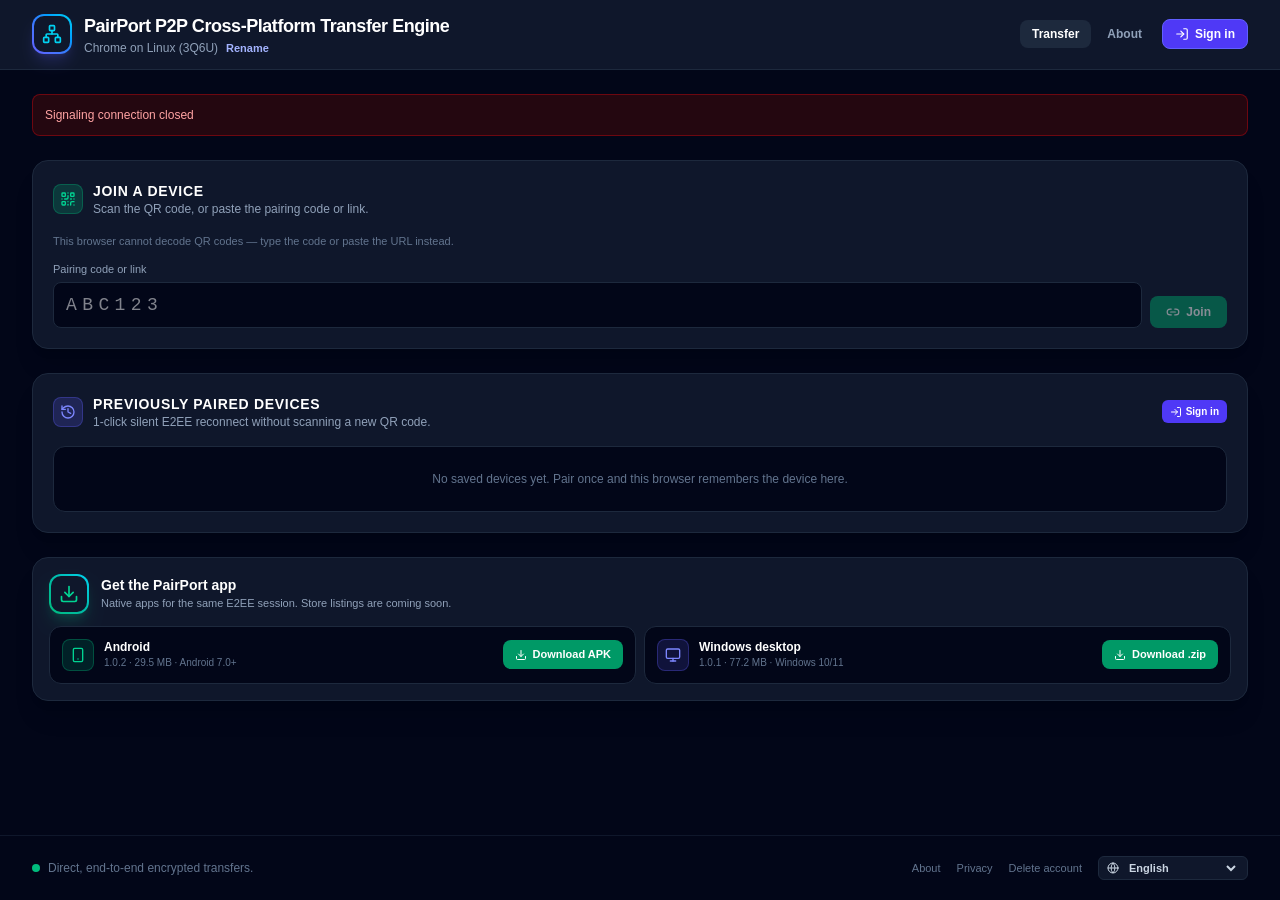
<file: index.html>
<!doctype html>
<html lang="en">
  <head>
    <meta charset="UTF-8" />
    <meta name="viewport" content="width=device-width, initial-scale=1.0" />
    <title>PairPort P2P Cross-Platform Transfer Engine</title>
    <meta name="description" content="Kotlin Multiplatform & Compose real-time P2P file transfer prototype with WebRTC, LAN fallback, and zero-storage signaling relay." />
    <meta property="og:title" content="PairPort P2P Cross-Platform Transfer Engine" />
    <meta property="og:description" content="Kotlin Multiplatform & Compose real-time P2P file transfer prototype with WebRTC, LAN fallback, and zero-storage signaling relay." />
    <meta property="og:type" content="website" />
    <meta name="twitter:card" content="summary_large_image" />
    <script type="module" crossorigin src="/assets/index-eyo29fNd.js"></script>
    <link rel="stylesheet" crossorigin href="/assets/index-BDI04sQw.css">
  </head>
  <body>
    <div id="root"></div>
  </body>
</html>
</file>
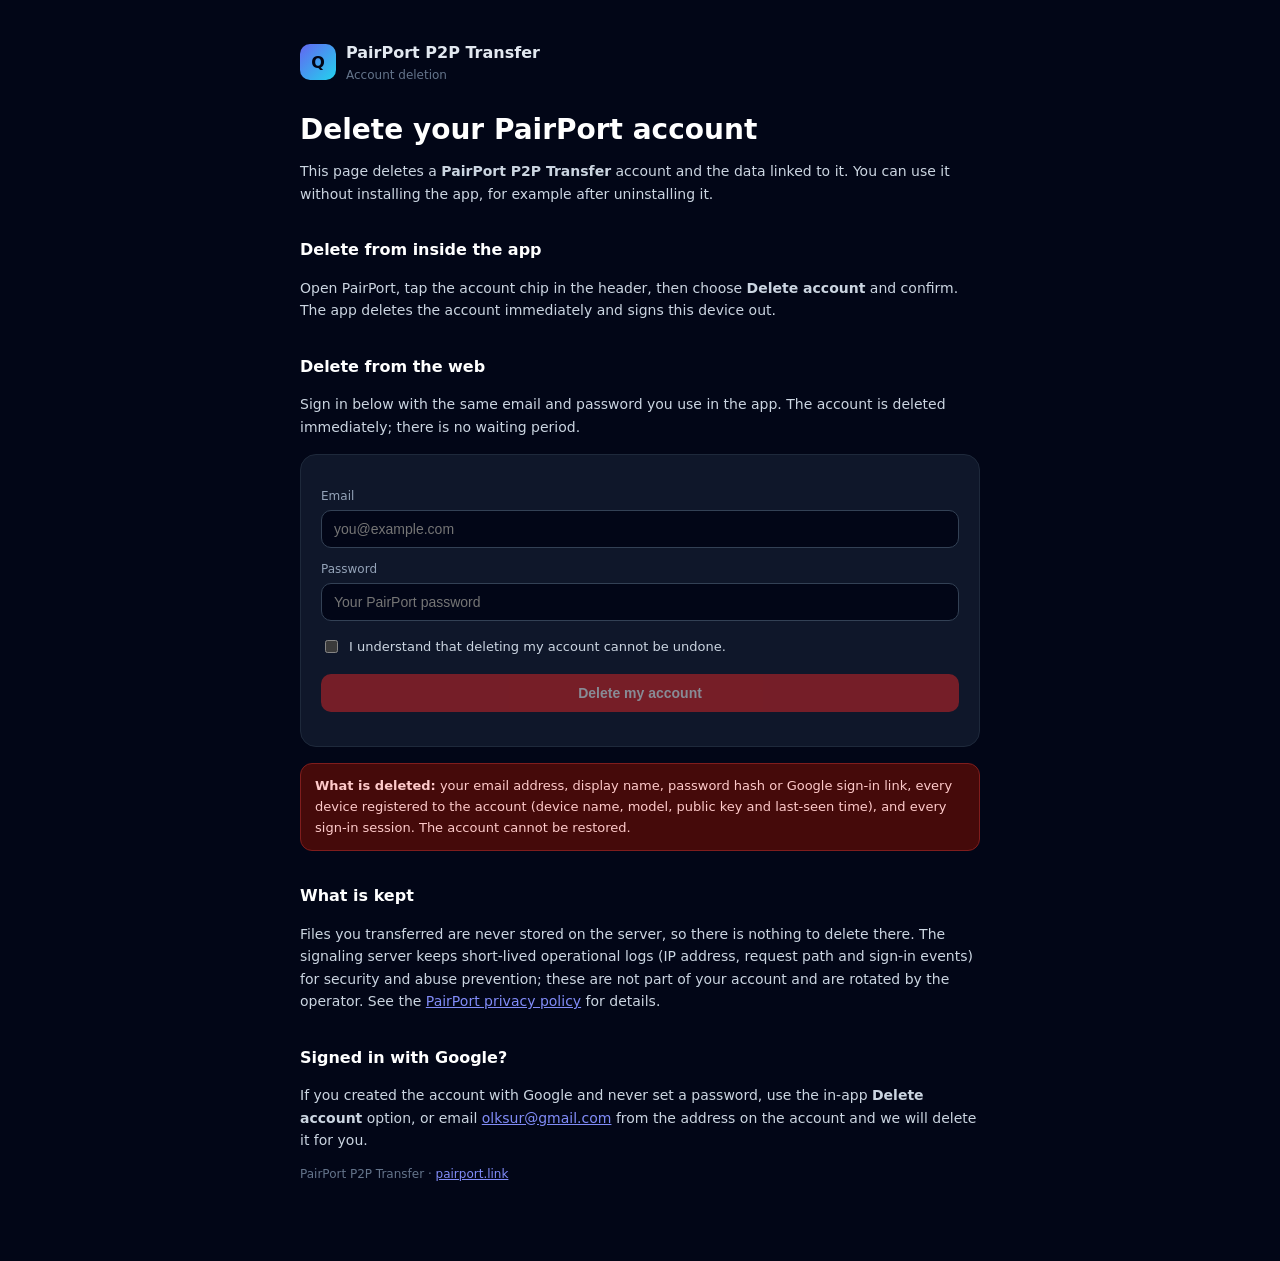
<file: delete-account.html>
<!DOCTYPE html>
<html lang="en">
<head>
  <meta charset="UTF-8" />
  <meta name="viewport" content="width=device-width, initial-scale=1.0" />
  <title>Delete your PairPort account</title>
  <meta name="description" content="Delete your PairPort P2P Transfer account and the devices linked to it." />
  <style>
    :root { color-scheme: dark; }
    * { box-sizing: border-box; }
    body {
      margin: 0;
      min-height: 100vh;
      background: #020617;
      color: #e2e8f0;
      font-family: ui-sans-serif, system-ui, -apple-system, "Segoe UI", Roboto, sans-serif;
      line-height: 1.6;
    }
    main { max-width: 720px; margin: 0 auto; padding: 40px 20px 64px; }
    a { color: #818cf8; }
    h1 { font-size: 28px; line-height: 1.2; margin: 0 0 8px; color: #fff; }
    h2 { font-size: 16px; margin: 32px 0 8px; color: #fff; }
    p, li { font-size: 14px; color: #cbd5e1; }
    .brand { display: flex; align-items: center; gap: 10px; margin-bottom: 28px; }
    .logo {
      width: 36px; height: 36px; border-radius: 10px;
      background: linear-gradient(135deg, #6366f1, #22d3ee);
      display: flex; align-items: center; justify-content: center;
      font-weight: 700; color: #020617;
    }
    .card {
      background: #0f172a; border: 1px solid #1e293b; border-radius: 16px;
      padding: 20px; margin-top: 16px;
    }
    .warn {
      background: #450a0a; border: 1px solid #7f1d1d; color: #fecaca;
      border-radius: 12px; padding: 12px 14px; font-size: 13px; margin-top: 16px;
    }
    label { display: block; font-size: 12px; color: #94a3b8; margin: 12px 0 4px; }
    input[type="email"], input[type="password"] {
      width: 100%; padding: 10px 12px; border-radius: 10px;
      border: 1px solid #334155; background: #020617; color: #fff; font-size: 14px;
    }
    input:focus { outline: none; border-color: #6366f1; }
    .check { display: flex; gap: 8px; align-items: flex-start; margin-top: 16px; font-size: 13px; color: #cbd5e1; }
    button {
      margin-top: 16px; width: 100%; padding: 11px 16px; border: 0; border-radius: 10px;
      background: #dc2626; color: #fff; font-size: 14px; font-weight: 600; cursor: pointer;
    }
    button:hover:not(:disabled) { background: #ef4444; }
    button:disabled { opacity: 0.5; cursor: not-allowed; }
    .status { margin-top: 14px; font-size: 13px; }
    .status.error { color: #fca5a5; }
    .status.ok { color: #6ee7b7; }
    .muted { color: #64748b; font-size: 12px; }
    code { background: #1e293b; padding: 1px 5px; border-radius: 4px; font-size: 12px; }
  </style>
</head>
<body>
<main>
  <div class="brand">
    <div class="logo">Q</div>
    <div>
      <strong>PairPort P2P Transfer</strong>
      <div class="muted">Account deletion</div>
    </div>
  </div>

  <h1>Delete your PairPort account</h1>
  <p>
    This page deletes a <strong>PairPort P2P Transfer</strong> account and the data linked to it.
    You can use it without installing the app, for example after uninstalling it.
  </p>

  <h2>Delete from inside the app</h2>
  <p>
    Open PairPort, tap the account chip in the header, then choose <strong>Delete account</strong>
    and confirm. The app deletes the account immediately and signs this device out.
  </p>

  <h2>Delete from the web</h2>
  <p>
    Sign in below with the same email and password you use in the app. The account is deleted
    immediately; there is no waiting period.
  </p>

  <div class="card">
    <form id="delete-form" autocomplete="on">
      <label for="email">Email</label>
      <input id="email" name="email" type="email" autocomplete="username" required placeholder="you@example.com" />

      <label for="password">Password</label>
      <input id="password" name="password" type="password" autocomplete="current-password" required minlength="8" placeholder="Your PairPort password" />

      <div class="check">
        <input id="confirm" type="checkbox" required />
        <label for="confirm" style="margin: 0; color: #cbd5e1; font-size: 13px;">
          I understand that deleting my account cannot be undone.
        </label>
      </div>

      <button id="submit" type="submit" disabled>Delete my account</button>
      <div id="status" class="status" role="status" aria-live="polite"></div>
    </form>
  </div>

  <div class="warn">
    <strong>What is deleted:</strong> your email address, display name, password hash or Google
    sign-in link, every device registered to the account (device name, model, public key and
    last-seen time), and every sign-in session. The account cannot be restored.
  </div>

  <h2>What is kept</h2>
  <p>
    Files you transferred are never stored on the server, so there is nothing to delete there.
    The signaling server keeps short-lived operational logs (IP address, request path and
    sign-in events) for security and abuse prevention; these are not part of your account and
    are rotated by the operator. See the
    <a href="/pairport-privacy.html">PairPort privacy policy</a> for details.
  </p>

  <h2>Signed in with Google?</h2>
  <p>
    If you created the account with Google and never set a password, use the in-app
    <strong>Delete account</strong> option, or email
    <a href="mailto:olksur@gmail.com?subject=Delete%20my%20PairPort%20account">olksur@gmail.com</a>
    from the address on the account and we will delete it for you.
  </p>

  <p class="muted">
    PairPort P2P Transfer · <a href="https://pairport.link">pairport.link</a>
  </p>
</main>

<script>
  // The public signaling server. The page is static, so the endpoint is baked in here just as
  // it is in the web app's build.
  var API_BASE = 'https://signal.pairport.link';

  var form = document.getElementById('delete-form');
  var emailInput = document.getElementById('email');
  var passwordInput = document.getElementById('password');
  var confirmInput = document.getElementById('confirm');
  var submitButton = document.getElementById('submit');
  var statusBox = document.getElementById('status');

  function setStatus(message, kind) {
    statusBox.textContent = message;
    statusBox.className = 'status' + (kind ? ' ' + kind : '');
  }

  function refreshEnabled() {
    submitButton.disabled = !(
      confirmInput.checked &&
      emailInput.value.indexOf('@') > 0 &&
      passwordInput.value.length >= 8
    );
  }

  [emailInput, passwordInput, confirmInput].forEach(function (input) {
    input.addEventListener('input', refreshEnabled);
    input.addEventListener('change', refreshEnabled);
  });

  form.addEventListener('submit', async function (event) {
    event.preventDefault();
    submitButton.disabled = true;
    setStatus('Signing in…', '');

    try {
      var loginResponse = await fetch(API_BASE + '/auth/login', {
        method: 'POST',
        headers: { 'Content-Type': 'application/json' },
        body: JSON.stringify({
          email: emailInput.value.trim(),
          password: passwordInput.value
        })
      });
      var loginBody = await loginResponse.json().catch(function () { return null; });
      if (!loginResponse.ok || !loginBody || !loginBody.token) {
        throw new Error((loginBody && loginBody.error) || 'Wrong email or password.');
      }

      setStatus('Deleting the account…', '');
      var deleteResponse = await fetch(API_BASE + '/account', {
        method: 'DELETE',
        headers: { Authorization: 'Bearer ' + loginBody.token }
      });
      var deleteBody = await deleteResponse.json().catch(function () { return null; });
      if (!deleteResponse.ok) {
        throw new Error((deleteBody && deleteBody.error) || 'The account could not be deleted.');
      }

      form.reset();
      refreshEnabled();
      setStatus('Your PairPort account and its devices were deleted.', 'ok');
    } catch (error) {
      setStatus(error && error.message ? error.message : 'The account could not be deleted.', 'error');
      refreshEnabled();
    }
  });
</script>
</body>
</html>
</file>
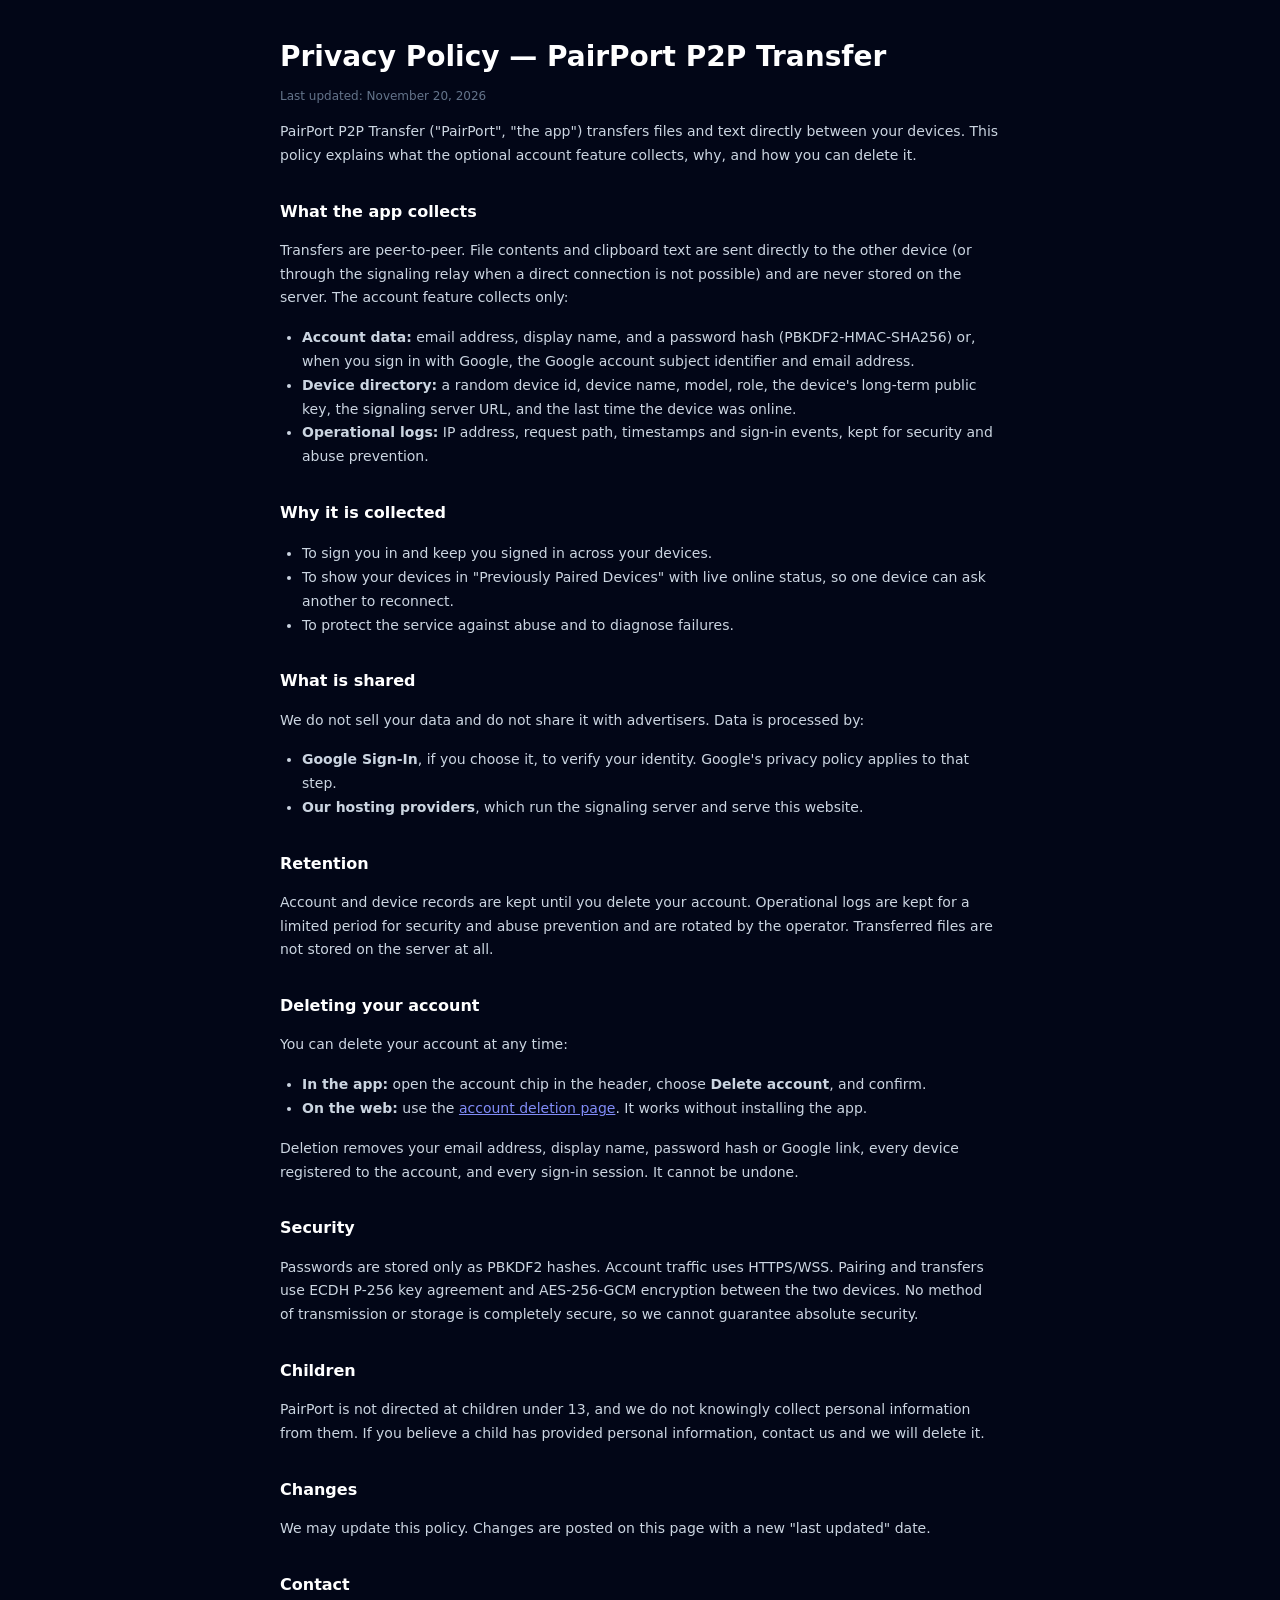
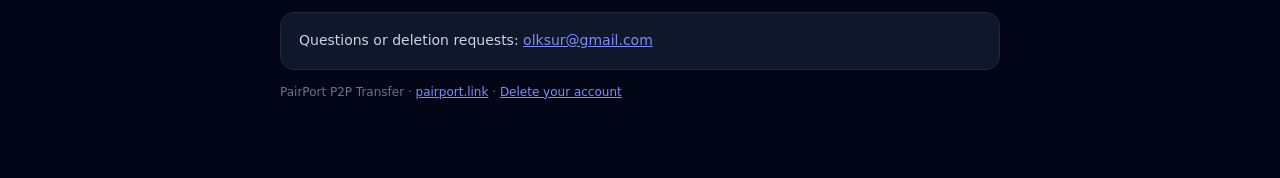
<file: pairport-privacy.html>
<!DOCTYPE html>
<html lang="en">
<head>
  <meta charset="UTF-8" />
  <meta name="viewport" content="width=device-width, initial-scale=1.0" />
  <title>PairPort P2P Transfer — Privacy Policy</title>
  <meta name="description" content="Privacy policy for PairPort P2P Transfer." />
  <style>
    :root { color-scheme: dark; }
    * { box-sizing: border-box; }
    body {
      margin: 0;
      background: #020617;
      color: #e2e8f0;
      font-family: ui-sans-serif, system-ui, -apple-system, "Segoe UI", Roboto, sans-serif;
      line-height: 1.7;
    }
    main { max-width: 760px; margin: 0 auto; padding: 40px 20px 64px; }
    a { color: #818cf8; }
    h1 { font-size: 28px; line-height: 1.2; margin: 0 0 6px; color: #fff; }
    h2 { font-size: 16px; margin: 30px 0 8px; color: #fff; }
    p, li { font-size: 14px; color: #cbd5e1; }
    ul { padding-left: 22px; }
    .muted { color: #64748b; font-size: 12px; }
    .card { background: #0f172a; border: 1px solid #1e293b; border-radius: 14px; padding: 16px 18px; margin-top: 14px; }
    code { background: #1e293b; padding: 1px 5px; border-radius: 4px; font-size: 12px; }
  </style>
</head>
<body>
<main>
  <h1>Privacy Policy — PairPort P2P Transfer</h1>
  <p class="muted">Last updated: November 20, 2026</p>

  <p>
    PairPort P2P Transfer ("PairPort", "the app") transfers files and text directly between
    your devices. This policy explains what the optional account feature collects, why, and how
    you can delete it.
  </p>

  <h2>What the app collects</h2>
  <p>
    Transfers are peer-to-peer. File contents and clipboard text are sent directly to the other
    device (or through the signaling relay when a direct connection is not possible) and are
    never stored on the server. The account feature collects only:
  </p>
  <ul>
    <li><strong>Account data:</strong> email address, display name, and a password hash (PBKDF2-HMAC-SHA256) or, when you sign in with Google, the Google account subject identifier and email address.</li>
    <li><strong>Device directory:</strong> a random device id, device name, model, role, the device's long-term public key, the signaling server URL, and the last time the device was online.</li>
    <li><strong>Operational logs:</strong> IP address, request path, timestamps and sign-in events, kept for security and abuse prevention.</li>
  </ul>

  <h2>Why it is collected</h2>
  <ul>
    <li>To sign you in and keep you signed in across your devices.</li>
    <li>To show your devices in "Previously Paired Devices" with live online status, so one device can ask another to reconnect.</li>
    <li>To protect the service against abuse and to diagnose failures.</li>
  </ul>

  <h2>What is shared</h2>
  <p>
    We do not sell your data and do not share it with advertisers. Data is processed by:
  </p>
  <ul>
    <li><strong>Google Sign-In</strong>, if you choose it, to verify your identity. Google's privacy policy applies to that step.</li>
    <li><strong>Our hosting providers</strong>, which run the signaling server and serve this website.</li>
  </ul>

  <h2>Retention</h2>
  <p>
    Account and device records are kept until you delete your account. Operational logs are kept
    for a limited period for security and abuse prevention and are rotated by the operator.
    Transferred files are not stored on the server at all.
  </p>

  <h2>Deleting your account</h2>
  <p>
    You can delete your account at any time:
  </p>
  <ul>
    <li><strong>In the app:</strong> open the account chip in the header, choose <strong>Delete account</strong>, and confirm.</li>
    <li><strong>On the web:</strong> use the <a href="/delete-account.html">account deletion page</a>. It works without installing the app.</li>
  </ul>
  <p>
    Deletion removes your email address, display name, password hash or Google link, every
    device registered to the account, and every sign-in session. It cannot be undone.
  </p>

  <h2>Security</h2>
  <p>
    Passwords are stored only as PBKDF2 hashes. Account traffic uses HTTPS/WSS. Pairing and
    transfers use ECDH P-256 key agreement and AES-256-GCM encryption between the two devices.
    No method of transmission or storage is completely secure, so we cannot guarantee absolute
    security.
  </p>

  <h2>Children</h2>
  <p>
    PairPort is not directed at children under 13, and we do not knowingly collect personal
    information from them. If you believe a child has provided personal information, contact us
    and we will delete it.
  </p>

  <h2>Changes</h2>
  <p>
    We may update this policy. Changes are posted on this page with a new "last updated" date.
  </p>

  <h2>Contact</h2>
  <div class="card">
    <p style="margin: 0;">
      Questions or deletion requests:
      <a href="mailto:olksur@gmail.com?subject=PairPort%20privacy">olksur@gmail.com</a>
    </p>
  </div>

  <p class="muted">
    PairPort P2P Transfer · <a href="https://pairport.link">pairport.link</a> ·
    <a href="/delete-account.html">Delete your account</a>
  </p>
</main>
</body>
</html>
</file>
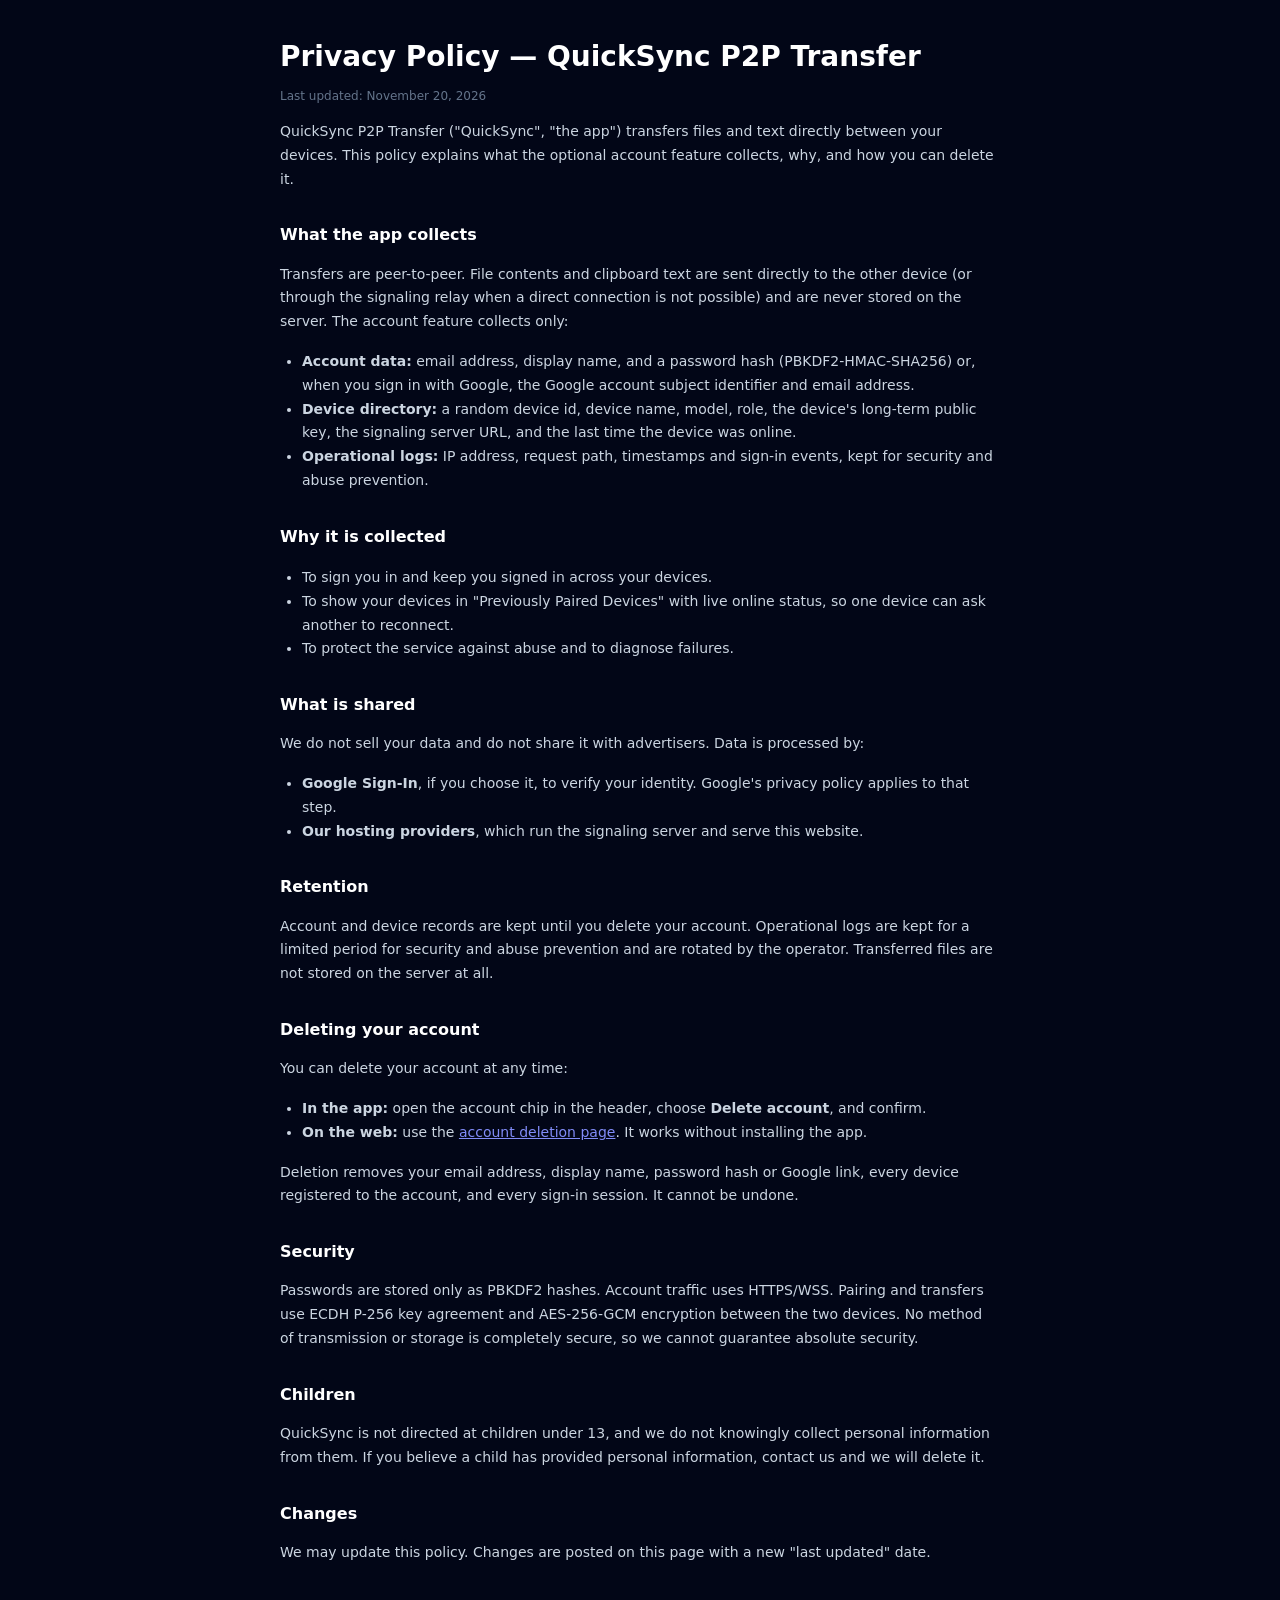
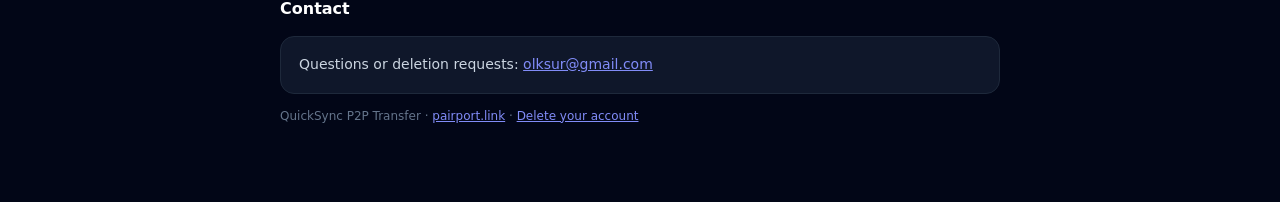
<file: quicksync-privacy.html>
<!DOCTYPE html>
<html lang="en">
<head>
  <meta charset="UTF-8" />
  <meta name="viewport" content="width=device-width, initial-scale=1.0" />
  <title>QuickSync P2P Transfer — Privacy Policy</title>
  <meta name="description" content="Privacy policy for QuickSync P2P Transfer." />
  <style>
    :root { color-scheme: dark; }
    * { box-sizing: border-box; }
    body {
      margin: 0;
      background: #020617;
      color: #e2e8f0;
      font-family: ui-sans-serif, system-ui, -apple-system, "Segoe UI", Roboto, sans-serif;
      line-height: 1.7;
    }
    main { max-width: 760px; margin: 0 auto; padding: 40px 20px 64px; }
    a { color: #818cf8; }
    h1 { font-size: 28px; line-height: 1.2; margin: 0 0 6px; color: #fff; }
    h2 { font-size: 16px; margin: 30px 0 8px; color: #fff; }
    p, li { font-size: 14px; color: #cbd5e1; }
    ul { padding-left: 22px; }
    .muted { color: #64748b; font-size: 12px; }
    .card { background: #0f172a; border: 1px solid #1e293b; border-radius: 14px; padding: 16px 18px; margin-top: 14px; }
    code { background: #1e293b; padding: 1px 5px; border-radius: 4px; font-size: 12px; }
  </style>
</head>
<body>
<main>
  <h1>Privacy Policy — QuickSync P2P Transfer</h1>
  <p class="muted">Last updated: November 20, 2026</p>

  <p>
    QuickSync P2P Transfer ("QuickSync", "the app") transfers files and text directly between
    your devices. This policy explains what the optional account feature collects, why, and how
    you can delete it.
  </p>

  <h2>What the app collects</h2>
  <p>
    Transfers are peer-to-peer. File contents and clipboard text are sent directly to the other
    device (or through the signaling relay when a direct connection is not possible) and are
    never stored on the server. The account feature collects only:
  </p>
  <ul>
    <li><strong>Account data:</strong> email address, display name, and a password hash (PBKDF2-HMAC-SHA256) or, when you sign in with Google, the Google account subject identifier and email address.</li>
    <li><strong>Device directory:</strong> a random device id, device name, model, role, the device's long-term public key, the signaling server URL, and the last time the device was online.</li>
    <li><strong>Operational logs:</strong> IP address, request path, timestamps and sign-in events, kept for security and abuse prevention.</li>
  </ul>

  <h2>Why it is collected</h2>
  <ul>
    <li>To sign you in and keep you signed in across your devices.</li>
    <li>To show your devices in "Previously Paired Devices" with live online status, so one device can ask another to reconnect.</li>
    <li>To protect the service against abuse and to diagnose failures.</li>
  </ul>

  <h2>What is shared</h2>
  <p>
    We do not sell your data and do not share it with advertisers. Data is processed by:
  </p>
  <ul>
    <li><strong>Google Sign-In</strong>, if you choose it, to verify your identity. Google's privacy policy applies to that step.</li>
    <li><strong>Our hosting providers</strong>, which run the signaling server and serve this website.</li>
  </ul>

  <h2>Retention</h2>
  <p>
    Account and device records are kept until you delete your account. Operational logs are kept
    for a limited period for security and abuse prevention and are rotated by the operator.
    Transferred files are not stored on the server at all.
  </p>

  <h2>Deleting your account</h2>
  <p>
    You can delete your account at any time:
  </p>
  <ul>
    <li><strong>In the app:</strong> open the account chip in the header, choose <strong>Delete account</strong>, and confirm.</li>
    <li><strong>On the web:</strong> use the <a href="/delete-account.html">account deletion page</a>. It works without installing the app.</li>
  </ul>
  <p>
    Deletion removes your email address, display name, password hash or Google link, every
    device registered to the account, and every sign-in session. It cannot be undone.
  </p>

  <h2>Security</h2>
  <p>
    Passwords are stored only as PBKDF2 hashes. Account traffic uses HTTPS/WSS. Pairing and
    transfers use ECDH P-256 key agreement and AES-256-GCM encryption between the two devices.
    No method of transmission or storage is completely secure, so we cannot guarantee absolute
    security.
  </p>

  <h2>Children</h2>
  <p>
    QuickSync is not directed at children under 13, and we do not knowingly collect personal
    information from them. If you believe a child has provided personal information, contact us
    and we will delete it.
  </p>

  <h2>Changes</h2>
  <p>
    We may update this policy. Changes are posted on this page with a new "last updated" date.
  </p>

  <h2>Contact</h2>
  <div class="card">
    <p style="margin: 0;">
      Questions or deletion requests:
      <a href="mailto:olksur@gmail.com?subject=QuickSync%20privacy">olksur@gmail.com</a>
    </p>
  </div>

  <p class="muted">
    QuickSync P2P Transfer · <a href="https://pairport.link">pairport.link</a> ·
    <a href="/delete-account.html">Delete your account</a>
  </p>
</main>
</body>
</html>
</file>
<file: assets/index-BDI04sQw.css>
/*! tailwindcss v4.3.5 | MIT License | https://tailwindcss.com */
@layer properties{@supports (((-webkit-hyphens:none)) and (not (margin-trim:block))) or ((-moz-orient:inline) and (not (color:rgb(from red r g b)))){*,:before,:after,::backdrop{--tw-translate-x:0;--tw-translate-y:0;--tw-translate-z:0;--tw-space-y-reverse:0;--tw-border-style:solid;--tw-gradient-position:initial;--tw-gradient-from:#0000;--tw-gradient-via:#0000;--tw-gradient-to:#0000;--tw-gradient-stops:initial;--tw-gradient-via-stops:initial;--tw-gradient-from-position:0%;--tw-gradient-via-position:50%;--tw-gradient-to-position:100%;--tw-leading:initial;--tw-font-weight:initial;--tw-tracking:initial;--tw-shadow:0 0 #0000;--tw-shadow-color:initial;--tw-shadow-alpha:100%;--tw-inset-shadow:0 0 #0000;--tw-inset-shadow-color:initial;--tw-inset-shadow-alpha:100%;--tw-ring-color:initial;--tw-ring-shadow:0 0 #0000;--tw-inset-ring-color:initial;--tw-inset-ring-shadow:0 0 #0000;--tw-ring-inset:initial;--tw-ring-offset-width:0px;--tw-ring-offset-color:#fff;--tw-ring-offset-shadow:0 0 #0000;--tw-outline-style:solid;--tw-blur:initial;--tw-brightness:initial;--tw-contrast:initial;--tw-grayscale:initial;--tw-hue-rotate:initial;--tw-invert:initial;--tw-opacity:initial;--tw-saturate:initial;--tw-sepia:initial;--tw-drop-shadow:initial;--tw-drop-shadow-color:initial;--tw-drop-shadow-alpha:100%;--tw-drop-shadow-size:initial;--tw-backdrop-blur:initial;--tw-backdrop-brightness:initial;--tw-backdrop-contrast:initial;--tw-backdrop-grayscale:initial;--tw-backdrop-hue-rotate:initial;--tw-backdrop-invert:initial;--tw-backdrop-opacity:initial;--tw-backdrop-saturate:initial;--tw-backdrop-sepia:initial;--tw-duration:initial}}}@layer theme{:root,:host{--font-sans:-apple-system, BlinkMacSystemFont, "Segoe UI", Roboto, "Helvetica Neue", "Noto Sans", Arial, sans-serif, "Apple Color Emoji", "Segoe UI Emoji", "Segoe UI Symbol", "Noto Color Emoji";--font-mono:ui-monospace, SFMono-Regular, Menlo, Monaco, Consolas, "Liberation Mono", "Courier New", monospace;--color-red-300:oklch(80.8% .114 19.571);--color-red-400:oklch(70.4% .191 22.216);--color-red-500:oklch(63.7% .237 25.331);--color-red-600:oklch(57.7% .245 27.325);--color-red-800:oklch(44.4% .177 26.899);--color-red-900:oklch(39.6% .141 25.723);--color-red-950:oklch(25.8% .092 26.042);--color-amber-200:oklch(92.4% .12 95.746);--color-amber-300:oklch(87.9% .169 91.605);--color-amber-400:oklch(82.8% .189 84.429);--color-amber-500:oklch(76.9% .188 70.08);--color-amber-800:oklch(47.3% .137 46.201);--color-amber-900:oklch(41.4% .112 45.904);--color-amber-950:oklch(27.9% .077 45.635);--color-emerald-300:oklch(84.5% .143 164.978);--color-emerald-400:oklch(76.5% .177 163.223);--color-emerald-500:oklch(69.6% .17 162.48);--color-emerald-600:oklch(59.6% .145 163.225);--color-emerald-800:oklch(43.2% .095 166.913);--color-emerald-950:oklch(26.2% .051 172.552);--color-teal-500:oklch(70.4% .14 182.503);--color-cyan-400:oklch(78.9% .154 211.53);--color-blue-500:oklch(62.3% .214 259.815);--color-indigo-200:oklch(87% .065 274.039);--color-indigo-300:oklch(78.5% .115 274.713);--color-indigo-400:oklch(67.3% .182 276.935);--color-indigo-500:oklch(58.5% .233 277.117);--color-indigo-600:oklch(51.1% .262 276.966);--color-indigo-800:oklch(39.8% .195 277.366);--color-indigo-950:oklch(25.7% .09 281.288);--color-slate-100:oklch(96.8% .007 247.896);--color-slate-200:oklch(92.9% .013 255.508);--color-slate-300:oklch(86.9% .022 252.894);--color-slate-400:oklch(70.4% .04 256.788);--color-slate-500:oklch(55.4% .046 257.417);--color-slate-600:oklch(44.6% .043 257.281);--color-slate-700:oklch(37.2% .044 257.287);--color-slate-800:oklch(27.9% .041 260.031);--color-slate-900:oklch(20.8% .042 265.755);--color-slate-950:oklch(12.9% .042 264.695);--color-white:#fff;--spacing:.25rem;--container-sm:24rem;--container-md:28rem;--container-7xl:80rem;--text-xs:.75rem;--text-xs--line-height:calc(1 / .75);--text-sm:.875rem;--text-sm--line-height:calc(1.25 / .875);--text-lg:1.125rem;--text-lg--line-height:calc(1.75 / 1.125);--text-2xl:1.5rem;--text-2xl--line-height:calc(2 / 1.5);--font-weight-medium:500;--font-weight-semibold:600;--font-weight-bold:700;--tracking-tight:-.025em;--tracking-wide:.025em;--tracking-wider:.05em;--leading-relaxed:1.625;--radius-md:.375rem;--radius-lg:.5rem;--radius-xl:.75rem;--radius-2xl:1rem;--animate-spin:spin 1s linear infinite;--animate-pulse:pulse 2s cubic-bezier(.4, 0, .6, 1) infinite;--blur-sm:8px;--default-transition-duration:.15s;--default-transition-timing-function:cubic-bezier(.4, 0, .2, 1);--default-font-family:var(--font-sans);--default-mono-font-family:var(--font-mono)}}@layer base{*,:after,:before,::backdrop{box-sizing:border-box;border:0 solid;margin:0;padding:0}::file-selector-button{box-sizing:border-box;border:0 solid;margin:0;padding:0}html,:host{-webkit-text-size-adjust:100%;tab-size:4;line-height:1.5;font-family:var(--default-font-family,-apple-system, BlinkMacSystemFont, "Segoe UI", Roboto, "Helvetica Neue", "Noto Sans", Arial, sans-serif, "Apple Color Emoji", "Segoe UI Emoji", "Segoe UI Symbol", "Noto Color Emoji");font-feature-settings:var(--default-font-feature-settings,normal);font-variation-settings:var(--default-font-variation-settings,normal);-webkit-tap-highlight-color:transparent}hr{height:0;color:inherit;border-top-width:1px}abbr:where([title]){-webkit-text-decoration:underline dotted;text-decoration:underline dotted}h1,h2,h3,h4,h5,h6{font-size:inherit;font-weight:inherit}a{color:inherit;-webkit-text-decoration:inherit;-webkit-text-decoration:inherit;-webkit-text-decoration:inherit;-webkit-text-decoration:inherit;text-decoration:inherit}b,strong{font-weight:bolder}code,kbd,samp,pre{font-family:var(--default-mono-font-family,ui-monospace, SFMono-Regular, Menlo, Monaco, Consolas, "Liberation Mono", "Courier New", monospace);font-feature-settings:var(--default-mono-font-feature-settings,normal);font-variation-settings:var(--default-mono-font-variation-settings,normal);font-size:1em}small{font-size:80%}sub,sup{vertical-align:baseline;font-size:75%;line-height:0;position:relative}sub{bottom:-.25em}sup{top:-.5em}table{text-indent:0;border-color:inherit;border-collapse:collapse}:-moz-focusring:where(:not(iframe)){outline:auto}progress{vertical-align:baseline}summary{display:list-item}ol,ul,menu{list-style:none}img,svg,video,canvas,audio,iframe,embed,object{vertical-align:middle;display:block}img,video{max-width:100%;height:auto}button,input,select,optgroup,textarea{font:inherit;font-feature-settings:inherit;font-variation-settings:inherit;letter-spacing:inherit;color:inherit;opacity:1;background-color:#0000;border-radius:0}::file-selector-button{font:inherit;font-feature-settings:inherit;font-variation-settings:inherit;letter-spacing:inherit;color:inherit;opacity:1;background-color:#0000;border-radius:0}:where(select:is([multiple],[size])) optgroup{font-weight:bolder}:where(select:is([multiple],[size])) optgroup option{padding-inline-start:20px}::file-selector-button{margin-inline-end:4px}::placeholder{opacity:1}@supports (not ((-webkit-appearance:-apple-pay-button))) or (contain-intrinsic-size:1px){::placeholder{color:currentColor}@supports (color:color-mix(in lab, red, red)){::placeholder{color:color-mix(in oklab, currentcolor 50%, transparent)}}}textarea{resize:vertical}::-webkit-search-decoration{-webkit-appearance:none}::-webkit-date-and-time-value{min-height:1lh;text-align:inherit}::-webkit-datetime-edit{display:inline-flex}::-webkit-datetime-edit-fields-wrapper{padding:0}::-webkit-datetime-edit{padding-block:0}::-webkit-datetime-edit-year-field{padding-block:0}::-webkit-datetime-edit-month-field{padding-block:0}::-webkit-datetime-edit-day-field{padding-block:0}::-webkit-datetime-edit-hour-field{padding-block:0}::-webkit-datetime-edit-minute-field{padding-block:0}::-webkit-datetime-edit-second-field{padding-block:0}::-webkit-datetime-edit-millisecond-field{padding-block:0}::-webkit-datetime-edit-meridiem-field{padding-block:0}::-webkit-calendar-picker-indicator{line-height:1}:-moz-ui-invalid{box-shadow:none}button,input:where([type=button],[type=reset],[type=submit]){appearance:button}::file-selector-button{appearance:button}::-webkit-inner-spin-button{height:auto}::-webkit-outer-spin-button{height:auto}[hidden]:where(:not([hidden=until-found])){display:none!important}}@layer components;@layer utilities{.invisible{visibility:hidden}.visible{visibility:visible}.sr-only{clip-path:inset(50%);white-space:nowrap;border-width:0;width:1px;height:1px;margin:-1px;padding:0;position:absolute;overflow:hidden}.absolute{position:absolute}.fixed{position:fixed}.relative{position:relative}.static{position:static}.inset-0{inset:0}.top-1\/2{top:50%}.top-3{top:calc(var(--spacing) * 3)}.right-1\.5{right:calc(var(--spacing) * 1.5)}.right-3{right:calc(var(--spacing) * 3)}.z-50{z-index:50}.container{width:100%}@media (width>=40rem){.container{max-width:40rem}}@media (width>=48rem){.container{max-width:48rem}}@media (width>=64rem){.container{max-width:64rem}}@media (width>=80rem){.container{max-width:80rem}}@media (width>=96rem){.container{max-width:96rem}}.mx-auto{margin-inline:auto}.mt-0\.5{margin-top:calc(var(--spacing) * .5)}.mt-1{margin-top:var(--spacing)}.mt-1\.5{margin-top:calc(var(--spacing) * 1.5)}.mt-2{margin-top:calc(var(--spacing) * 2)}.mt-3{margin-top:calc(var(--spacing) * 3)}.mt-4{margin-top:calc(var(--spacing) * 4)}.mb-1{margin-bottom:var(--spacing)}.mb-1\.5{margin-bottom:calc(var(--spacing) * 1.5)}.mb-2{margin-bottom:calc(var(--spacing) * 2)}.mb-3{margin-bottom:calc(var(--spacing) * 3)}.mb-4{margin-bottom:calc(var(--spacing) * 4)}.ml-auto{margin-left:auto}.block{display:block}.contents{display:contents}.flex{display:flex}.grid{display:grid}.hidden{display:none}.inline{display:inline}.inline-flex{display:inline-flex}.table{display:table}.h-1\.5{height:calc(var(--spacing) * 1.5)}.h-2{height:calc(var(--spacing) * 2)}.h-3{height:calc(var(--spacing) * 3)}.h-3\.5{height:calc(var(--spacing) * 3.5)}.h-4{height:calc(var(--spacing) * 4)}.h-5{height:calc(var(--spacing) * 5)}.h-8{height:calc(var(--spacing) * 8)}.h-10{height:calc(var(--spacing) * 10)}.h-11{height:calc(var(--spacing) * 11)}.h-56{height:calc(var(--spacing) * 56)}.h-full{height:100%}.max-h-24{max-height:calc(var(--spacing) * 24)}.max-h-40{max-height:calc(var(--spacing) * 40)}.max-h-64{max-height:calc(var(--spacing) * 64)}.max-h-\[56vh\]{max-height:56vh}.max-h-\[calc\(100vh-2rem\)\]{max-height:calc(100vh - 2rem)}.min-h-\[40px\]{min-height:40px}.min-h-\[320px\]{min-height:320px}.min-h-screen{min-height:100vh}.w-2{width:calc(var(--spacing) * 2)}.w-3{width:calc(var(--spacing) * 3)}.w-3\.5{width:calc(var(--spacing) * 3.5)}.w-4{width:calc(var(--spacing) * 4)}.w-5{width:calc(var(--spacing) * 5)}.w-8{width:calc(var(--spacing) * 8)}.w-10{width:calc(var(--spacing) * 10)}.w-11{width:calc(var(--spacing) * 11)}.w-56{width:calc(var(--spacing) * 56)}.w-full{width:100%}.max-w-7xl{max-width:var(--container-7xl)}.max-w-\[78\%\]{max-width:78%}.max-w-\[160px\]{max-width:160px}.max-w-md{max-width:var(--container-md)}.max-w-sm{max-width:var(--container-sm)}.min-w-0{min-width:0}.min-w-\[180px\]{min-width:180px}.flex-1{flex:1}.shrink-0{flex-shrink:0}.grow{flex-grow:1}.border-collapse{border-collapse:collapse}.-translate-y-1\/2{--tw-translate-y:calc(calc(1 / 2 * 100%) * -1);translate:var(--tw-translate-x) var(--tw-translate-y)}.animate-pulse{animation:var(--animate-pulse)}.animate-spin{animation:var(--animate-spin)}.cursor-pointer{cursor:pointer}.resize-none{resize:none}.grid-cols-1{grid-template-columns:repeat(1,minmax(0,1fr))}.grid-cols-2{grid-template-columns:repeat(2,minmax(0,1fr))}.flex-col{flex-direction:column}.flex-wrap{flex-wrap:wrap}.items-center{align-items:center}.items-end{align-items:flex-end}.items-start{align-items:flex-start}.justify-between{justify-content:space-between}.justify-center{justify-content:center}.justify-end{justify-content:flex-end}.justify-start{justify-content:flex-start}.gap-1{gap:var(--spacing)}.gap-1\.5{gap:calc(var(--spacing) * 1.5)}.gap-2{gap:calc(var(--spacing) * 2)}.gap-2\.5{gap:calc(var(--spacing) * 2.5)}.gap-3{gap:calc(var(--spacing) * 3)}:where(.space-y-2>:not(:last-child)){--tw-space-y-reverse:0;margin-block-start:calc(calc(var(--spacing) * 2) * var(--tw-space-y-reverse));margin-block-end:calc(calc(var(--spacing) * 2) * calc(1 - var(--tw-space-y-reverse)))}:where(.space-y-3>:not(:last-child)){--tw-space-y-reverse:0;margin-block-start:calc(calc(var(--spacing) * 3) * var(--tw-space-y-reverse));margin-block-end:calc(calc(var(--spacing) * 3) * calc(1 - var(--tw-space-y-reverse)))}:where(.space-y-4>:not(:last-child)){--tw-space-y-reverse:0;margin-block-start:calc(calc(var(--spacing) * 4) * var(--tw-space-y-reverse));margin-block-end:calc(calc(var(--spacing) * 4) * calc(1 - var(--tw-space-y-reverse)))}:where(.space-y-6>:not(:last-child)){--tw-space-y-reverse:0;margin-block-start:calc(calc(var(--spacing) * 6) * var(--tw-space-y-reverse));margin-block-end:calc(calc(var(--spacing) * 6) * calc(1 - var(--tw-space-y-reverse)))}.gap-x-4{column-gap:calc(var(--spacing) * 4)}.gap-y-2{row-gap:calc(var(--spacing) * 2)}.truncate{text-overflow:ellipsis;white-space:nowrap;overflow:hidden}.overflow-hidden{overflow:hidden}.overflow-y-auto{overflow-y:auto}.rounded-2xl{border-radius:var(--radius-2xl)}.rounded-\[10px\]{border-radius:10px}.rounded-full{border-radius:2147483647px}.rounded-lg{border-radius:var(--radius-lg)}.rounded-md{border-radius:var(--radius-md)}.rounded-xl{border-radius:var(--radius-xl)}.border{border-style:var(--tw-border-style);border-width:1px}.border-t{border-top-style:var(--tw-border-style);border-top-width:1px}.border-b{border-bottom-style:var(--tw-border-style);border-bottom-width:1px}.border-amber-500{border-color:var(--color-amber-500)}.border-amber-500\/30{border-color:#f99c004d}@supports (color:color-mix(in lab, red, red)){.border-amber-500\/30{border-color:color-mix(in oklab, var(--color-amber-500) 30%, transparent)}}.border-amber-800\/60{border-color:#953d0099}@supports (color:color-mix(in lab, red, red)){.border-amber-800\/60{border-color:color-mix(in oklab, var(--color-amber-800) 60%, transparent)}}.border-amber-900\/60{border-color:#7b330699}@supports (color:color-mix(in lab, red, red)){.border-amber-900\/60{border-color:color-mix(in oklab, var(--color-amber-900) 60%, transparent)}}.border-emerald-500\/30{border-color:#00bb7f4d}@supports (color:color-mix(in lab, red, red)){.border-emerald-500\/30{border-color:color-mix(in oklab, var(--color-emerald-500) 30%, transparent)}}.border-emerald-500\/40{border-color:#00bb7f66}@supports (color:color-mix(in lab, red, red)){.border-emerald-500\/40{border-color:color-mix(in oklab, var(--color-emerald-500) 40%, transparent)}}.border-emerald-800\/60{border-color:#005f4699}@supports (color:color-mix(in lab, red, red)){.border-emerald-800\/60{border-color:color-mix(in oklab, var(--color-emerald-800) 60%, transparent)}}.border-indigo-500{border-color:var(--color-indigo-500)}.border-indigo-500\/30{border-color:#625fff4d}@supports (color:color-mix(in lab, red, red)){.border-indigo-500\/30{border-color:color-mix(in oklab, var(--color-indigo-500) 30%, transparent)}}.border-indigo-800\/40{border-color:#372aac66}@supports (color:color-mix(in lab, red, red)){.border-indigo-800\/40{border-color:color-mix(in oklab, var(--color-indigo-800) 40%, transparent)}}.border-indigo-800\/60{border-color:#372aac99}@supports (color:color-mix(in lab, red, red)){.border-indigo-800\/60{border-color:color-mix(in oklab, var(--color-indigo-800) 60%, transparent)}}.border-red-800\/60{border-color:#9f071299}@supports (color:color-mix(in lab, red, red)){.border-red-800\/60{border-color:color-mix(in oklab, var(--color-red-800) 60%, transparent)}}.border-red-900\/60{border-color:#82181a99}@supports (color:color-mix(in lab, red, red)){.border-red-900\/60{border-color:color-mix(in oklab, var(--color-red-900) 60%, transparent)}}.border-slate-200{border-color:var(--color-slate-200)}.border-slate-600{border-color:var(--color-slate-600)}.border-slate-700{border-color:var(--color-slate-700)}.border-slate-700\/60{border-color:#31415899}@supports (color:color-mix(in lab, red, red)){.border-slate-700\/60{border-color:color-mix(in oklab, var(--color-slate-700) 60%, transparent)}}.border-slate-800{border-color:var(--color-slate-800)}.border-slate-900{border-color:var(--color-slate-900)}.bg-amber-500\/20{background-color:#f99c0033}@supports (color:color-mix(in lab, red, red)){.bg-amber-500\/20{background-color:color-mix(in oklab, var(--color-amber-500) 20%, transparent)}}.bg-amber-900\/40{background-color:#7b330666}@supports (color:color-mix(in lab, red, red)){.bg-amber-900\/40{background-color:color-mix(in oklab, var(--color-amber-900) 40%, transparent)}}.bg-amber-950\/40{background-color:#46190166}@supports (color:color-mix(in lab, red, red)){.bg-amber-950\/40{background-color:color-mix(in oklab, var(--color-amber-950) 40%, transparent)}}.bg-emerald-400{background-color:var(--color-emerald-400)}.bg-emerald-500{background-color:var(--color-emerald-500)}.bg-emerald-500\/15{background-color:#00bb7f26}@supports (color:color-mix(in lab, red, red)){.bg-emerald-500\/15{background-color:color-mix(in oklab, var(--color-emerald-500) 15%, transparent)}}.bg-emerald-500\/20{background-color:#00bb7f33}@supports (color:color-mix(in lab, red, red)){.bg-emerald-500\/20{background-color:color-mix(in oklab, var(--color-emerald-500) 20%, transparent)}}.bg-emerald-600{background-color:var(--color-emerald-600)}.bg-emerald-950\/50{background-color:#002c2280}@supports (color:color-mix(in lab, red, red)){.bg-emerald-950\/50{background-color:color-mix(in oklab, var(--color-emerald-950) 50%, transparent)}}.bg-indigo-500\/15{background-color:#625fff26}@supports (color:color-mix(in lab, red, red)){.bg-indigo-500\/15{background-color:color-mix(in oklab, var(--color-indigo-500) 15%, transparent)}}.bg-indigo-500\/20{background-color:#625fff33}@supports (color:color-mix(in lab, red, red)){.bg-indigo-500\/20{background-color:color-mix(in oklab, var(--color-indigo-500) 20%, transparent)}}.bg-indigo-600{background-color:var(--color-indigo-600)}.bg-indigo-950\/40{background-color:#1e1a4d66}@supports (color:color-mix(in lab, red, red)){.bg-indigo-950\/40{background-color:color-mix(in oklab, var(--color-indigo-950) 40%, transparent)}}.bg-indigo-950\/50{background-color:#1e1a4d80}@supports (color:color-mix(in lab, red, red)){.bg-indigo-950\/50{background-color:color-mix(in oklab, var(--color-indigo-950) 50%, transparent)}}.bg-indigo-950\/60{background-color:#1e1a4d99}@supports (color:color-mix(in lab, red, red)){.bg-indigo-950\/60{background-color:color-mix(in oklab, var(--color-indigo-950) 60%, transparent)}}.bg-red-500{background-color:var(--color-red-500)}.bg-red-600{background-color:var(--color-red-600)}.bg-red-950\/40{background-color:#46080966}@supports (color:color-mix(in lab, red, red)){.bg-red-950\/40{background-color:color-mix(in oklab, var(--color-red-950) 40%, transparent)}}.bg-red-950\/50{background-color:#46080980}@supports (color:color-mix(in lab, red, red)){.bg-red-950\/50{background-color:color-mix(in oklab, var(--color-red-950) 50%, transparent)}}.bg-slate-600{background-color:var(--color-slate-600)}.bg-slate-700{background-color:var(--color-slate-700)}.bg-slate-800{background-color:var(--color-slate-800)}.bg-slate-800\/80{background-color:#1d293dcc}@supports (color:color-mix(in lab, red, red)){.bg-slate-800\/80{background-color:color-mix(in oklab, var(--color-slate-800) 80%, transparent)}}.bg-slate-900{background-color:var(--color-slate-900)}.bg-slate-950{background-color:var(--color-slate-950)}.bg-slate-950\/80{background-color:#020618cc}@supports (color:color-mix(in lab, red, red)){.bg-slate-950\/80{background-color:color-mix(in oklab, var(--color-slate-950) 80%, transparent)}}.bg-transparent{background-color:#0000}.bg-white{background-color:var(--color-white)}.bg-gradient-to-r{--tw-gradient-position:to right in oklab;background-image:linear-gradient(var(--tw-gradient-stops))}.bg-gradient-to-tr{--tw-gradient-position:to top right in oklab;background-image:linear-gradient(var(--tw-gradient-stops))}.from-emerald-500{--tw-gradient-from:var(--color-emerald-500);--tw-gradient-stops:var(--tw-gradient-via-stops,var(--tw-gradient-position), var(--tw-gradient-from) var(--tw-gradient-from-position), var(--tw-gradient-to) var(--tw-gradient-to-position))}.from-indigo-500{--tw-gradient-from:var(--color-indigo-500);--tw-gradient-stops:var(--tw-gradient-via-stops,var(--tw-gradient-position), var(--tw-gradient-from) var(--tw-gradient-from-position), var(--tw-gradient-to) var(--tw-gradient-to-position))}.via-blue-500{--tw-gradient-via:var(--color-blue-500);--tw-gradient-via-stops:var(--tw-gradient-position), var(--tw-gradient-from) var(--tw-gradient-from-position), var(--tw-gradient-via) var(--tw-gradient-via-position), var(--tw-gradient-to) var(--tw-gradient-to-position);--tw-gradient-stops:var(--tw-gradient-via-stops)}.via-teal-500{--tw-gradient-via:var(--color-teal-500);--tw-gradient-via-stops:var(--tw-gradient-position), var(--tw-gradient-from) var(--tw-gradient-from-position), var(--tw-gradient-via) var(--tw-gradient-via-position), var(--tw-gradient-to) var(--tw-gradient-to-position);--tw-gradient-stops:var(--tw-gradient-via-stops)}.to-cyan-400{--tw-gradient-to:var(--color-cyan-400);--tw-gradient-stops:var(--tw-gradient-via-stops,var(--tw-gradient-position), var(--tw-gradient-from) var(--tw-gradient-from-position), var(--tw-gradient-to) var(--tw-gradient-to-position))}.to-emerald-400{--tw-gradient-to:var(--color-emerald-400);--tw-gradient-stops:var(--tw-gradient-via-stops,var(--tw-gradient-position), var(--tw-gradient-from) var(--tw-gradient-from-position), var(--tw-gradient-to) var(--tw-gradient-to-position))}.object-cover{object-fit:cover}.p-0\.5{padding:calc(var(--spacing) * .5)}.p-1{padding:var(--spacing)}.p-1\.5{padding:calc(var(--spacing) * 1.5)}.p-2{padding:calc(var(--spacing) * 2)}.p-2\.5{padding:calc(var(--spacing) * 2.5)}.p-3{padding:calc(var(--spacing) * 3)}.p-4{padding:calc(var(--spacing) * 4)}.p-5{padding:calc(var(--spacing) * 5)}.p-6{padding:calc(var(--spacing) * 6)}.px-2{padding-inline:calc(var(--spacing) * 2)}.px-2\.5{padding-inline:calc(var(--spacing) * 2.5)}.px-3{padding-inline:calc(var(--spacing) * 3)}.px-4{padding-inline:calc(var(--spacing) * 4)}.px-6{padding-inline:calc(var(--spacing) * 6)}.py-1{padding-block:var(--spacing)}.py-1\.5{padding-block:calc(var(--spacing) * 1.5)}.py-2{padding-block:calc(var(--spacing) * 2)}.py-3{padding-block:calc(var(--spacing) * 3)}.py-4{padding-block:calc(var(--spacing) * 4)}.py-5{padding-block:calc(var(--spacing) * 5)}.py-6{padding-block:calc(var(--spacing) * 6)}.py-12{padding-block:calc(var(--spacing) * 12)}.pt-3{padding-top:calc(var(--spacing) * 3)}.pr-8{padding-right:calc(var(--spacing) * 8)}.pr-10{padding-right:calc(var(--spacing) * 10)}.text-center{text-align:center}.font-mono{font-family:var(--font-mono)}.font-sans{font-family:var(--font-sans)}.text-2xl{font-size:var(--text-2xl);line-height:var(--tw-leading,var(--text-2xl--line-height))}.text-lg{font-size:var(--text-lg);line-height:var(--tw-leading,var(--text-lg--line-height))}.text-sm{font-size:var(--text-sm);line-height:var(--tw-leading,var(--text-sm--line-height))}.text-xs{font-size:var(--text-xs);line-height:var(--tw-leading,var(--text-xs--line-height))}.text-\[10px\]{font-size:10px}.text-\[11px\]{font-size:11px}.leading-relaxed{--tw-leading:var(--leading-relaxed);line-height:var(--leading-relaxed)}.font-bold{--tw-font-weight:var(--font-weight-bold);font-weight:var(--font-weight-bold)}.font-medium{--tw-font-weight:var(--font-weight-medium);font-weight:var(--font-weight-medium)}.font-semibold{--tw-font-weight:var(--font-weight-semibold);font-weight:var(--font-weight-semibold)}.tracking-\[0\.3em\]{--tw-tracking:.3em;letter-spacing:.3em}.tracking-\[0\.35em\]{--tw-tracking:.35em;letter-spacing:.35em}.tracking-tight{--tw-tracking:var(--tracking-tight);letter-spacing:var(--tracking-tight)}.tracking-wide{--tw-tracking:var(--tracking-wide);letter-spacing:var(--tracking-wide)}.tracking-wider{--tw-tracking:var(--tracking-wider);letter-spacing:var(--tracking-wider)}.break-words{overflow-wrap:break-word}.break-all{word-break:break-all}.whitespace-pre-wrap{white-space:pre-wrap}.text-amber-200{color:var(--color-amber-200)}.text-amber-300{color:var(--color-amber-300)}.text-amber-400{color:var(--color-amber-400)}.text-cyan-400{color:var(--color-cyan-400)}.text-emerald-300{color:var(--color-emerald-300)}.text-emerald-400{color:var(--color-emerald-400)}.text-indigo-200{color:var(--color-indigo-200)}.text-indigo-300{color:var(--color-indigo-300)}.text-indigo-400{color:var(--color-indigo-400)}.text-red-300{color:var(--color-red-300)}.text-red-400{color:var(--color-red-400)}.text-slate-100{color:var(--color-slate-100)}.text-slate-200{color:var(--color-slate-200)}.text-slate-300{color:var(--color-slate-300)}.text-slate-400{color:var(--color-slate-400)}.text-slate-500{color:var(--color-slate-500)}.text-slate-600{color:var(--color-slate-600)}.text-white{color:var(--color-white)}.lowercase{text-transform:lowercase}.uppercase{text-transform:uppercase}.placeholder-slate-500::placeholder{color:var(--color-slate-500)}.shadow{--tw-shadow:0 1px 3px 0 var(--tw-shadow-color,#0000001a), 0 1px 2px -1px var(--tw-shadow-color,#0000001a);box-shadow:var(--tw-inset-shadow), var(--tw-inset-ring-shadow), var(--tw-ring-offset-shadow), var(--tw-ring-shadow), var(--tw-shadow)}.shadow-2xl{--tw-shadow:0 25px 50px -12px var(--tw-shadow-color,#00000040);box-shadow:var(--tw-inset-shadow), var(--tw-inset-ring-shadow), var(--tw-ring-offset-shadow), var(--tw-ring-shadow), var(--tw-shadow)}.shadow-\[0_0_6px_rgba\(52\,211\,153\,0\.8\)\]{--tw-shadow:0 0 6px var(--tw-shadow-color,#34d399cc);box-shadow:var(--tw-inset-shadow), var(--tw-inset-ring-shadow), var(--tw-ring-offset-shadow), var(--tw-ring-shadow), var(--tw-shadow)}.shadow-lg{--tw-shadow:0 10px 15px -3px var(--tw-shadow-color,#0000001a), 0 4px 6px -4px var(--tw-shadow-color,#0000001a);box-shadow:var(--tw-inset-shadow), var(--tw-inset-ring-shadow), var(--tw-ring-offset-shadow), var(--tw-ring-shadow), var(--tw-shadow)}.shadow-xl{--tw-shadow:0 20px 25px -5px var(--tw-shadow-color,#0000001a), 0 8px 10px -6px var(--tw-shadow-color,#0000001a);box-shadow:var(--tw-inset-shadow), var(--tw-inset-ring-shadow), var(--tw-ring-offset-shadow), var(--tw-ring-shadow), var(--tw-shadow)}.ring{--tw-ring-shadow:var(--tw-ring-inset, ) 0 0 0 calc(1px + var(--tw-ring-offset-width)) var(--tw-ring-color,currentcolor);box-shadow:var(--tw-inset-shadow), var(--tw-inset-ring-shadow), var(--tw-ring-offset-shadow), var(--tw-ring-shadow), var(--tw-shadow)}.shadow-emerald-500\/20{--tw-shadow-color:#00bb7f33}@supports (color:color-mix(in lab, red, red)){.shadow-emerald-500\/20{--tw-shadow-color:color-mix(in oklab, color-mix(in oklab, var(--color-emerald-500) 20%, transparent) var(--tw-shadow-alpha), transparent)}}.shadow-indigo-500\/20{--tw-shadow-color:#625fff33}@supports (color:color-mix(in lab, red, red)){.shadow-indigo-500\/20{--tw-shadow-color:color-mix(in oklab, color-mix(in oklab, var(--color-indigo-500) 20%, transparent) var(--tw-shadow-alpha), transparent)}}.outline{outline-style:var(--tw-outline-style);outline-width:1px}.filter{filter:var(--tw-blur, ) var(--tw-brightness, ) var(--tw-contrast, ) var(--tw-grayscale, ) var(--tw-hue-rotate, ) var(--tw-invert, ) var(--tw-saturate, ) var(--tw-sepia, ) var(--tw-drop-shadow, )}.backdrop-blur-sm{--tw-backdrop-blur:blur(var(--blur-sm));-webkit-backdrop-filter:var(--tw-backdrop-blur, ) var(--tw-backdrop-brightness, ) var(--tw-backdrop-contrast, ) var(--tw-backdrop-grayscale, ) var(--tw-backdrop-hue-rotate, ) var(--tw-backdrop-invert, ) var(--tw-backdrop-opacity, ) var(--tw-backdrop-saturate, ) var(--tw-backdrop-sepia, );backdrop-filter:var(--tw-backdrop-blur, ) var(--tw-backdrop-brightness, ) var(--tw-backdrop-contrast, ) var(--tw-backdrop-grayscale, ) var(--tw-backdrop-hue-rotate, ) var(--tw-backdrop-invert, ) var(--tw-backdrop-opacity, ) var(--tw-backdrop-saturate, ) var(--tw-backdrop-sepia, )}.transition-all{transition-property:all;transition-timing-function:var(--tw-ease,var(--default-transition-timing-function));transition-duration:var(--tw-duration,var(--default-transition-duration))}.transition-colors{transition-property:color,background-color,border-color,outline-color,text-decoration-color,fill,stroke,--tw-gradient-from,--tw-gradient-via,--tw-gradient-to;transition-timing-function:var(--tw-ease,var(--default-transition-timing-function));transition-duration:var(--tw-duration,var(--default-transition-duration))}.duration-150{--tw-duration:.15s;transition-duration:.15s}.selection\:bg-indigo-500 ::selection{background-color:var(--color-indigo-500)}.selection\:bg-indigo-500::selection{background-color:var(--color-indigo-500)}.selection\:text-white ::selection{color:var(--color-white)}.selection\:text-white::selection{color:var(--color-white)}.placeholder\:text-slate-600::placeholder{color:var(--color-slate-600)}@media (hover:hover){.hover\:bg-amber-900\/70:hover{background-color:#7b3306b3}@supports (color:color-mix(in lab, red, red)){.hover\:bg-amber-900\/70:hover{background-color:color-mix(in oklab, var(--color-amber-900) 70%, transparent)}}.hover\:bg-emerald-500:hover{background-color:var(--color-emerald-500)}.hover\:bg-indigo-500:hover{background-color:var(--color-indigo-500)}.hover\:bg-indigo-950\/40:hover{background-color:#1e1a4d66}@supports (color:color-mix(in lab, red, red)){.hover\:bg-indigo-950\/40:hover{background-color:color-mix(in oklab, var(--color-indigo-950) 40%, transparent)}}.hover\:bg-red-500:hover{background-color:var(--color-red-500)}.hover\:bg-red-950\/40:hover{background-color:#46080966}@supports (color:color-mix(in lab, red, red)){.hover\:bg-red-950\/40:hover{background-color:color-mix(in oklab, var(--color-red-950) 40%, transparent)}}.hover\:bg-red-950\/60:hover{background-color:#46080999}@supports (color:color-mix(in lab, red, red)){.hover\:bg-red-950\/60:hover{background-color:color-mix(in oklab, var(--color-red-950) 60%, transparent)}}.hover\:bg-slate-700:hover{background-color:var(--color-slate-700)}.hover\:bg-slate-800:hover{background-color:var(--color-slate-800)}.hover\:bg-slate-800\/60:hover{background-color:#1d293d99}@supports (color:color-mix(in lab, red, red)){.hover\:bg-slate-800\/60:hover{background-color:color-mix(in oklab, var(--color-slate-800) 60%, transparent)}}.hover\:text-indigo-200:hover{color:var(--color-indigo-200)}.hover\:text-indigo-300:hover{color:var(--color-indigo-300)}.hover\:text-red-300:hover{color:var(--color-red-300)}.hover\:text-slate-200:hover{color:var(--color-slate-200)}.hover\:text-slate-300:hover{color:var(--color-slate-300)}.hover\:text-white:hover{color:var(--color-white)}}.focus\:border-amber-400:focus{border-color:var(--color-amber-400)}.focus\:border-emerald-500:focus{border-color:var(--color-emerald-500)}.focus\:border-indigo-500:focus{border-color:var(--color-indigo-500)}.focus\:outline-none:focus{--tw-outline-style:none;outline-style:none}.disabled\:cursor-not-allowed:disabled{cursor:not-allowed}.disabled\:opacity-40:disabled{opacity:.4}.disabled\:opacity-50:disabled{opacity:.5}@media (hover:hover){.disabled\:hover\:bg-transparent:disabled:hover{background-color:#0000}.disabled\:hover\:text-slate-500:disabled:hover{color:var(--color-slate-500)}}@media (width>=40rem){.sm\:hidden{display:none}.sm\:inline{display:inline}.sm\:grid-cols-2{grid-template-columns:repeat(2,minmax(0,1fr))}.sm\:grid-cols-3{grid-template-columns:repeat(3,minmax(0,1fr))}.sm\:flex-row{flex-direction:row}.sm\:px-3{padding-inline:calc(var(--spacing) * 3)}.sm\:px-6{padding-inline:calc(var(--spacing) * 6)}.sm\:text-left{text-align:left}}@media (width>=64rem){.lg\:px-8{padding-inline:calc(var(--spacing) * 8)}}}@property --tw-translate-x{syntax:"*";inherits:false;initial-value:0}@property --tw-translate-y{syntax:"*";inherits:false;initial-value:0}@property --tw-translate-z{syntax:"*";inherits:false;initial-value:0}@property --tw-space-y-reverse{syntax:"*";inherits:false;initial-value:0}@property --tw-border-style{syntax:"*";inherits:false;initial-value:solid}@property --tw-gradient-position{syntax:"*";inherits:false}@property --tw-gradient-from{syntax:"<color>";inherits:false;initial-value:#0000}@property --tw-gradient-via{syntax:"<color>";inherits:false;initial-value:#0000}@property --tw-gradient-to{syntax:"<color>";inherits:false;initial-value:#0000}@property --tw-gradient-stops{syntax:"*";inherits:false}@property --tw-gradient-via-stops{syntax:"*";inherits:false}@property --tw-gradient-from-position{syntax:"<length-percentage>";inherits:false;initial-value:0%}@property --tw-gradient-via-position{syntax:"<length-percentage>";inherits:false;initial-value:50%}@property --tw-gradient-to-position{syntax:"<length-percentage>";inherits:false;initial-value:100%}@property --tw-leading{syntax:"*";inherits:false}@property --tw-font-weight{syntax:"*";inherits:false}@property --tw-tracking{syntax:"*";inherits:false}@property --tw-shadow{syntax:"*";inherits:false;initial-value:0 0 #0000}@property --tw-shadow-color{syntax:"*";inherits:false}@property --tw-shadow-alpha{syntax:"<percentage>";inherits:false;initial-value:100%}@property --tw-inset-shadow{syntax:"*";inherits:false;initial-value:0 0 #0000}@property --tw-inset-shadow-color{syntax:"*";inherits:false}@property --tw-inset-shadow-alpha{syntax:"<percentage>";inherits:false;initial-value:100%}@property --tw-ring-color{syntax:"*";inherits:false}@property --tw-ring-shadow{syntax:"*";inherits:false;initial-value:0 0 #0000}@property --tw-inset-ring-color{syntax:"*";inherits:false}@property --tw-inset-ring-shadow{syntax:"*";inherits:false;initial-value:0 0 #0000}@property --tw-ring-inset{syntax:"*";inherits:false}@property --tw-ring-offset-width{syntax:"<length>";inherits:false;initial-value:0}@property --tw-ring-offset-color{syntax:"*";inherits:false;initial-value:#fff}@property --tw-ring-offset-shadow{syntax:"*";inherits:false;initial-value:0 0 #0000}@property --tw-outline-style{syntax:"*";inherits:false;initial-value:solid}@property --tw-blur{syntax:"*";inherits:false}@property --tw-brightness{syntax:"*";inherits:false}@property --tw-contrast{syntax:"*";inherits:false}@property --tw-grayscale{syntax:"*";inherits:false}@property --tw-hue-rotate{syntax:"*";inherits:false}@property --tw-invert{syntax:"*";inherits:false}@property --tw-opacity{syntax:"*";inherits:false}@property --tw-saturate{syntax:"*";inherits:false}@property --tw-sepia{syntax:"*";inherits:false}@property --tw-drop-shadow{syntax:"*";inherits:false}@property --tw-drop-shadow-color{syntax:"*";inherits:false}@property --tw-drop-shadow-alpha{syntax:"<percentage>";inherits:false;initial-value:100%}@property --tw-drop-shadow-size{syntax:"*";inherits:false}@property --tw-backdrop-blur{syntax:"*";inherits:false}@property --tw-backdrop-brightness{syntax:"*";inherits:false}@property --tw-backdrop-contrast{syntax:"*";inherits:false}@property --tw-backdrop-grayscale{syntax:"*";inherits:false}@property --tw-backdrop-hue-rotate{syntax:"*";inherits:false}@property --tw-backdrop-invert{syntax:"*";inherits:false}@property --tw-backdrop-opacity{syntax:"*";inherits:false}@property --tw-backdrop-saturate{syntax:"*";inherits:false}@property --tw-backdrop-sepia{syntax:"*";inherits:false}@property --tw-duration{syntax:"*";inherits:false}@keyframes spin{to{transform:rotate(360deg)}}@keyframes pulse{50%{opacity:.5}}
</file>
